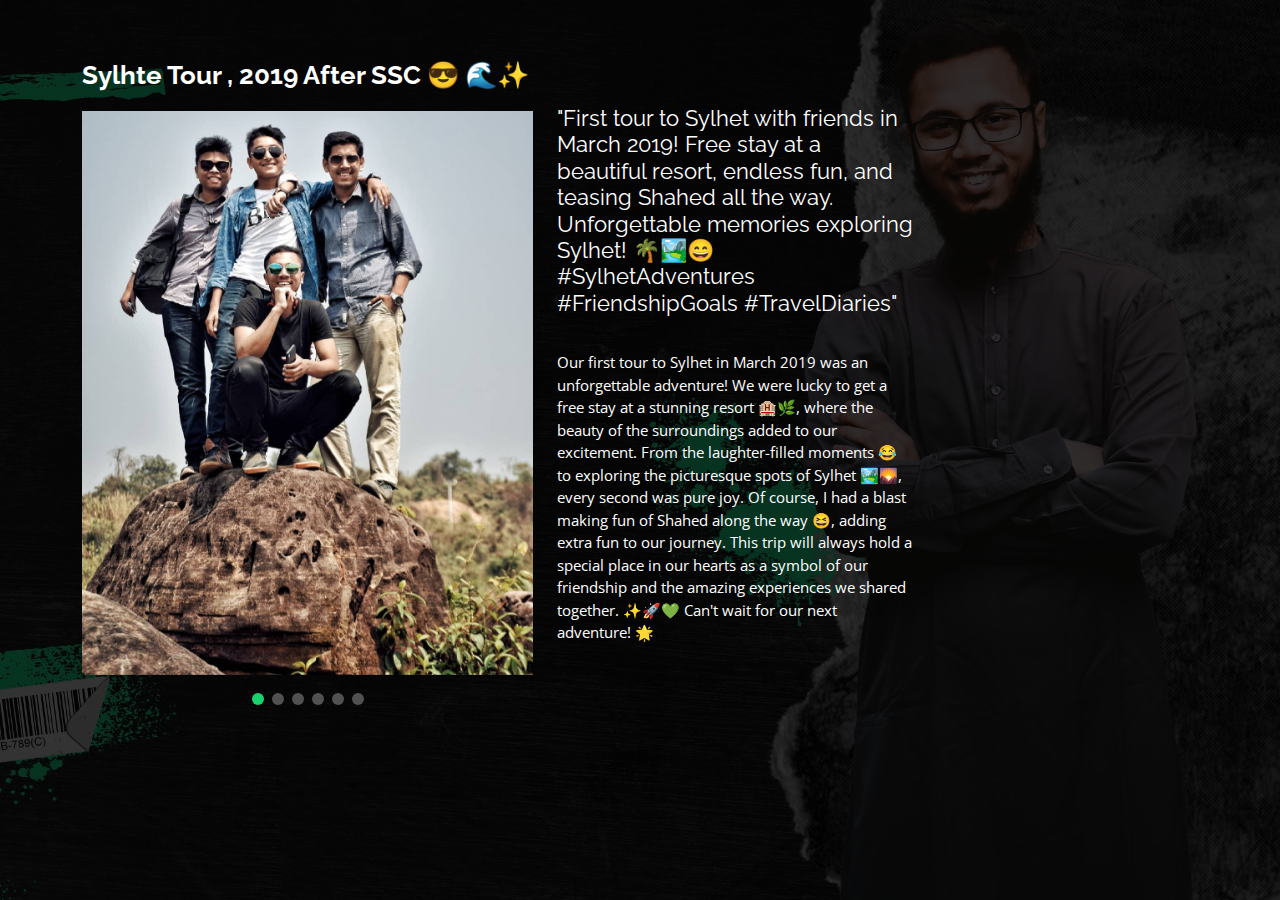
<file: blog-3.html>
<!DOCTYPE html>
<html lang="en">

<head>
  <meta charset="utf-8">
  <meta content="width=device-width, initial-scale=1.0" name="viewport">

  <title>Projects Details - Pet Adoption Platform</title>
  <meta content="" name="description">
  <meta content="" name="keywords">


  <link href="assets/img/favicon.png" rel="icon">
  <link href="assets/img/apple-touch-icon.png" rel="apple-touch-icon">


  <link href="https://fonts.googleapis.com/css?family=Open+Sans:300,300i,400,400i,600,600i,700,700i|Raleway:300,300i,400,400i,500,500i,600,600i,700,700i|Poppins:300,300i,400,400i,500,500i,600,600i,700,700i" rel="stylesheet">


  <link href="assets/vendor/bootstrap/css/bootstrap.min.css" rel="stylesheet">
  <link href="assets/vendor/bootstrap-icons/bootstrap-icons.css" rel="stylesheet">
  <link href="assets/vendor/boxicons/css/boxicons.min.css" rel="stylesheet">
  <link href="assets/vendor/glightbox/css/glightbox.min.css" rel="stylesheet">
  <link href="assets/vendor/remixicon/remixicon.css" rel="stylesheet">
  <link href="assets/vendor/swiper/swiper-bundle.min.css" rel="stylesheet">

  
  <link href="assets/css/style.css" rel="stylesheet">

 
</head>

<body>

  <main id="main">

 
    <div id="portfolio-details" class="portfolio-details">
      <div class="container">

        <div class="row">

         
          <div class="col-lg-5">
            <h1 class="portfolio-title">Sylhte Tour , 2019 After SSC 😎 🌊✨</h1>
    
            <div class="portfolio-details-slider swiper">
              <div class="swiper-wrapper align-items-center">
    
                <div class="swiper-slide">
                  <img src="assets/img/portfolio/sh2.jpg" class="img-fluid w-96 h-96" alt="">
                </div>
    
                <div class="swiper-slide">
                  <img src="assets/img/portfolio/sh3.jpg" class="img-fluid w-96 h-96" alt="">
                </div>
    
                <div class="swiper-slide">
                  <img src="assets/img/portfolio/sh4.jpg" class="img-fluid w-96 h-96" alt="">
                </div>
                <div class="swiper-slide">
                  <img src="assets/img/portfolio/sh5.jpg" class="img-fluid w-96 h-96" alt="">
                </div>
                <div class="swiper-slide">
                  <img src="assets/img/portfolio/sh6.jpg" class="img-fluid w-96 h-96" alt="">
                </div>
                <div class="swiper-slide">
                  <img src="assets/img/portfolio/sh7.jpg" class="img-fluid w-96 h-96" alt="">
                </div>
               
    
              </div>
              <div class="swiper-pagination"></div>
            </div>
    
          </div>
          

          <div class="col-lg-4 portfolio-info">
            <h3>"First tour to Sylhet with friends in March 2019! Free stay at a beautiful resort, endless fun, and teasing Shahed all the way. Unforgettable memories exploring Sylhet! 🌴🏞️😄 #SylhetAdventures #FriendshipGoals #TravelDiaries"</h3>
           <!-- <p>
            সহস্রধারার পথে যাত্রা,💛<br>
চার বন্ধু একসাথে, হাতে হাত ধরা।💫<br>
প্রকৃতির ডাকে সাড়া দিয়ে,🌊✨<br>
স্বপ্নের মতো কেটেছে সময়টা।🥽<br>

ঝরনার ধারা, প্রাণের আভা,🎇<br>
সবুজের বুকে মন হারানো কথা।<br>
২২ ঘণ্টার সেই পথচলা,<br>
বন্ধুত্বের বাঁধনে আরও জড়ানো।<br>

প্রকৃতির কোলে ফিরে যাবো,<br>
আবার একদিন এই মন বলে।<br>
স্মৃতির পাতায় লিখে রেখেছি,<br>
সহস্রধারার সেই দিনের কথা। 🌿💧<br>
           </p> -->
            <p>
                Our first tour to Sylhet in March 2019 was an unforgettable adventure! We were lucky to get a free stay at a stunning resort 🏨🌿, where the beauty of the surroundings added to our excitement. From the laughter-filled moments 😂 to exploring the picturesque spots of Sylhet 🏞️🌄, every second was pure joy. Of course, I had a blast making fun of Shahed along the way 😆, adding extra fun to our journey. This trip will always hold a special place in our hearts as a symbol of our friendship and the amazing experiences we shared together. ✨🚀💚

                Can't wait for our next adventure! 🌟

            </p>
          </div>

        </div>

      </div>
    </div>
  </main>

  <div class="credits">
  
    
  </div>

 
  <script src="assets/vendor/purecounter/purecounter_vanilla.js"></script>
  <script src="assets/vendor/bootstrap/js/bootstrap.bundle.min.js"></script>
  <script src="assets/vendor/glightbox/js/glightbox.min.js"></script>
  <script src="assets/vendor/isotope-layout/isotope.pkgd.min.js"></script>
  <script src="assets/vendor/swiper/swiper-bundle.min.js"></script>
  <script src="assets/vendor/waypoints/noframework.waypoints.js"></script>
  <script src="assets/vendor/php-email-form/validate.js"></script>

  
  <script src="assets/js/main.js"></script>

</body>

</html>
</file>
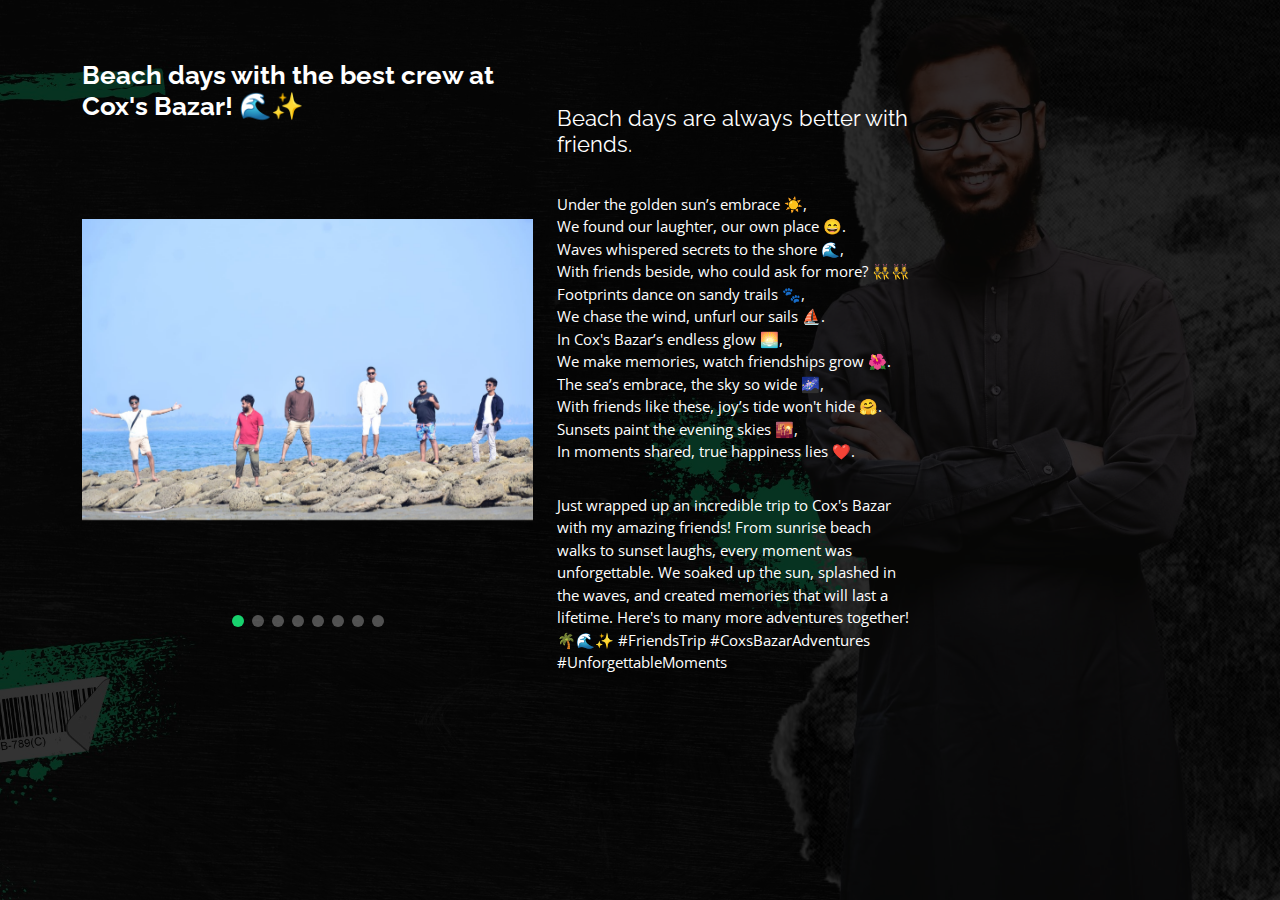
<file: blog-one.html>
<!DOCTYPE html>
<html lang="en">

<head>
  <meta charset="utf-8">
  <meta content="width=device-width, initial-scale=1.0" name="viewport">

  <title>Projects Details - Pet Adoption Platform</title>
  <meta content="" name="description">
  <meta content="" name="keywords">


  <link href="assets/img/favicon.png" rel="icon">
  <link href="assets/img/apple-touch-icon.png" rel="apple-touch-icon">


  <link href="https://fonts.googleapis.com/css?family=Open+Sans:300,300i,400,400i,600,600i,700,700i|Raleway:300,300i,400,400i,500,500i,600,600i,700,700i|Poppins:300,300i,400,400i,500,500i,600,600i,700,700i" rel="stylesheet">


  <link href="assets/vendor/bootstrap/css/bootstrap.min.css" rel="stylesheet">
  <link href="assets/vendor/bootstrap-icons/bootstrap-icons.css" rel="stylesheet">
  <link href="assets/vendor/boxicons/css/boxicons.min.css" rel="stylesheet">
  <link href="assets/vendor/glightbox/css/glightbox.min.css" rel="stylesheet">
  <link href="assets/vendor/remixicon/remixicon.css" rel="stylesheet">
  <link href="assets/vendor/swiper/swiper-bundle.min.css" rel="stylesheet">

  
  <link href="assets/css/style.css" rel="stylesheet">

 
</head>

<body>

  <main id="main">

 
    <div id="portfolio-details" class="portfolio-details">
      <div class="container">

        <div class="row">

         
          <div class="col-lg-5">
            <h1 class="portfolio-title">Beach days with the best crew at Cox's Bazar! 🌊✨</h1>
    
            <div class="portfolio-details-slider swiper">
              <div class="swiper-wrapper align-items-center">
    
                <div class="swiper-slide">
                  <img src="assets/img/portfolio/cox2.jpg" class="img-fluid w-96 h-96" alt="">
                </div>
    
                <div class="swiper-slide">
                  <img src="assets/img/portfolio/cox3.jpg" class="img-fluid w-96 h-96" alt="">
                </div>
    
                <div class="swiper-slide">
                  <img src="assets/img/portfolio/cox4.jpg" class="img-fluid w-96 h-96" alt="">
                </div>
                <div class="swiper-slide">
                  <img src="assets/img/portfolio/cox6.jpg" class="img-fluid w-96 h-96" alt="">
                </div>
                <div class="swiper-slide">
                  <img src="assets/img/portfolio/cc1.jpeg" class="img-fluid w-96 h-96" alt="">
                </div>
                <div class="swiper-slide">
                  <img src="assets/img/portfolio/cc2.jpeg" class="img-fluid w-96 h-96" alt="">
                </div>
                <div class="swiper-slide">
                  <img src="assets/img/portfolio/cc3.jpeg" class="img-fluid w-96 h-96" alt="">
                </div>
                <div class="swiper-slide">
                  <img src="assets/img/portfolio/cc4.jpeg" class="img-fluid w-96 h-96" alt="">
                </div>
                
    
              </div>
              <div class="swiper-pagination"></div>
            </div>
    
          </div>
          

          <div class="col-lg-4 portfolio-info">
            <h3>Beach days are always better with friends.</h3>
           <p>
            Under the golden sun’s embrace ☀️, <br>
            We found our laughter, our own place 😄. <br>
            Waves whispered secrets to the shore 🌊, <br>
            With friends beside, who could ask for more? 👯‍♂️👯‍♀️ <br>
            
            Footprints dance on sandy trails 🐾,<br>
            We chase the wind, unfurl our sails ⛵.<br>
            In Cox's Bazar’s endless glow 🌅,<br>
            We make memories, watch friendships grow 🌺.<br>
            
            The sea’s embrace, the sky so wide 🌌,<br>
            With friends like these, joy’s tide won't hide 🤗.<br>
            Sunsets paint the evening skies 🌇,<br>
            In moments shared, true happiness lies ❤️.<br>
           </p>
            <p>
                Just wrapped up an incredible trip to Cox's Bazar with my amazing friends! From sunrise beach walks to sunset laughs, every moment was unforgettable. We soaked up the sun, splashed in the waves, and created memories that will last a lifetime. Here's to many more adventures together! 🌴🌊✨ #FriendsTrip #CoxsBazarAdventures #UnforgettableMoments

            </p>
          </div>

        </div>

      </div>
    </div>
  </main>

  <div class="credits">
  
    
  </div>

 
  <script src="assets/vendor/purecounter/purecounter_vanilla.js"></script>
  <script src="assets/vendor/bootstrap/js/bootstrap.bundle.min.js"></script>
  <script src="assets/vendor/glightbox/js/glightbox.min.js"></script>
  <script src="assets/vendor/isotope-layout/isotope.pkgd.min.js"></script>
  <script src="assets/vendor/swiper/swiper-bundle.min.js"></script>
  <script src="assets/vendor/waypoints/noframework.waypoints.js"></script>
  <script src="assets/vendor/php-email-form/validate.js"></script>

  
  <script src="assets/js/main.js"></script>

</body>

</html>
</file>
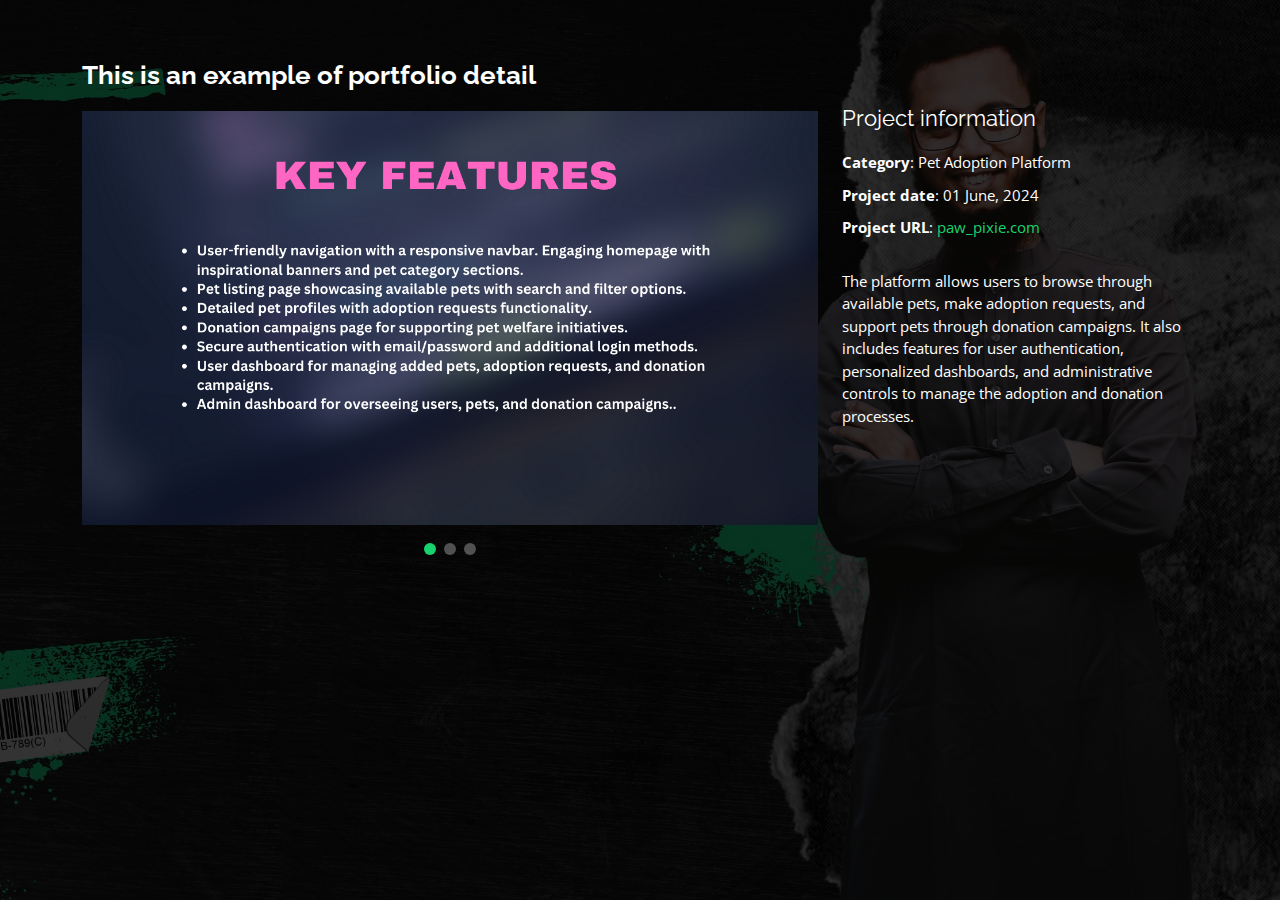
<file: portfolio-details.html>
<!DOCTYPE html>
<html lang="en">

<head>
  <meta charset="utf-8">
  <meta content="width=device-width, initial-scale=1.0" name="viewport">

  <title>Projects Details - Pet Adoption Platform</title>
  <meta content="" name="description">
  <meta content="" name="keywords">

  <!-- Favicons -->
  <link href="assets/img/favicon.png" rel="icon">
  <link href="assets/img/apple-touch-icon.png" rel="apple-touch-icon">

  <!-- Google Fonts -->
  <link href="https://fonts.googleapis.com/css?family=Open+Sans:300,300i,400,400i,600,600i,700,700i|Raleway:300,300i,400,400i,500,500i,600,600i,700,700i|Poppins:300,300i,400,400i,500,500i,600,600i,700,700i" rel="stylesheet">

  <!-- Vendor CSS Files -->
  <link href="assets/vendor/bootstrap/css/bootstrap.min.css" rel="stylesheet">
  <link href="assets/vendor/bootstrap-icons/bootstrap-icons.css" rel="stylesheet">
  <link href="assets/vendor/boxicons/css/boxicons.min.css" rel="stylesheet">
  <link href="assets/vendor/glightbox/css/glightbox.min.css" rel="stylesheet">
  <link href="assets/vendor/remixicon/remixicon.css" rel="stylesheet">
  <link href="assets/vendor/swiper/swiper-bundle.min.css" rel="stylesheet">

  <!-- Template Main CSS File -->
  <link href="assets/css/style.css" rel="stylesheet">

  <!-- =======================================================
  * Template Name: Personal
  * Template URL: https://bootstrapmade.com/personal-free-resume-bootstrap-template/
  * Updated: Mar 17 2024 with Bootstrap v5.3.3
  * Author: BootstrapMade.com
  * License: https://bootstrapmade.com/license/
  ======================================================== -->
</head>

<body>

  <main id="main">

    <!-- ======= Portfolio Details ======= -->
    <div id="portfolio-details" class="portfolio-details">
      <div class="container">

        <div class="row">

         
          <div class="col-lg-8">
            <h2 class="portfolio-title">This is an example of portfolio detail</h2>
    
            <div class="portfolio-details-slider swiper">
              <div class="swiper-wrapper align-items-center">
    
                <div class="swiper-slide">
                  <img src="assets/img/portfolio/key.png" class="img-fluid w-96" alt="">
                </div>
    
                <div class="swiper-slide">
                  <img src="assets/img/portfolio/tech.png" class="img-fluid w-96" alt="">
                </div>
    
                <div class="swiper-slide">
                  <img src="assets/img/portfolio/admin.png" class="img-fluid w-96" alt="">
                </div>
    
              </div>
              <div class="swiper-pagination"></div>
            </div>
    
          </div>
          

          <div class="col-lg-4 portfolio-info">
            <h3>Project information</h3>
            <ul>
              <li><strong>Category</strong>: Pet Adoption Platform</li>
            
              <li><strong>Project date</strong>: 01 June, 2024</li>
              <li><strong>Project URL</strong>: <a href="https://b12-assignment.web.app/" target="_blank">paw_pixie.com</a></li>
            </ul>

            <p>
              The platform allows users to browse through available pets, make adoption requests, and support
pets through donation campaigns. It also includes features for user authentication, personalized
dashboards, and administrative controls to manage the adoption and donation processes.
            </p>
          </div>

        </div>

      </div>
    </div><!-- End Portfolio Details -->

  </main><!-- End #main -->

  <div class="credits">
    <!-- All the links in the footer should remain intact. -->
    <!-- You can delete the links only if you purchased the pro version. -->
    <!-- Licensing information: https://bootstrapmade.com/license/ -->
    <!-- Purchase the pro version with working PHP/AJAX contact form: https://bootstrapmade.com/personal-free-resume-bootstrap-template/ -->
    
  </div>

  <!-- Vendor JS Files -->
  <script src="assets/vendor/purecounter/purecounter_vanilla.js"></script>
  <script src="assets/vendor/bootstrap/js/bootstrap.bundle.min.js"></script>
  <script src="assets/vendor/glightbox/js/glightbox.min.js"></script>
  <script src="assets/vendor/isotope-layout/isotope.pkgd.min.js"></script>
  <script src="assets/vendor/swiper/swiper-bundle.min.js"></script>
  <script src="assets/vendor/waypoints/noframework.waypoints.js"></script>
  <script src="assets/vendor/php-email-form/validate.js"></script>

  <!-- Template Main JS File -->
  <script src="assets/js/main.js"></script>

</body>

</html>
</file>
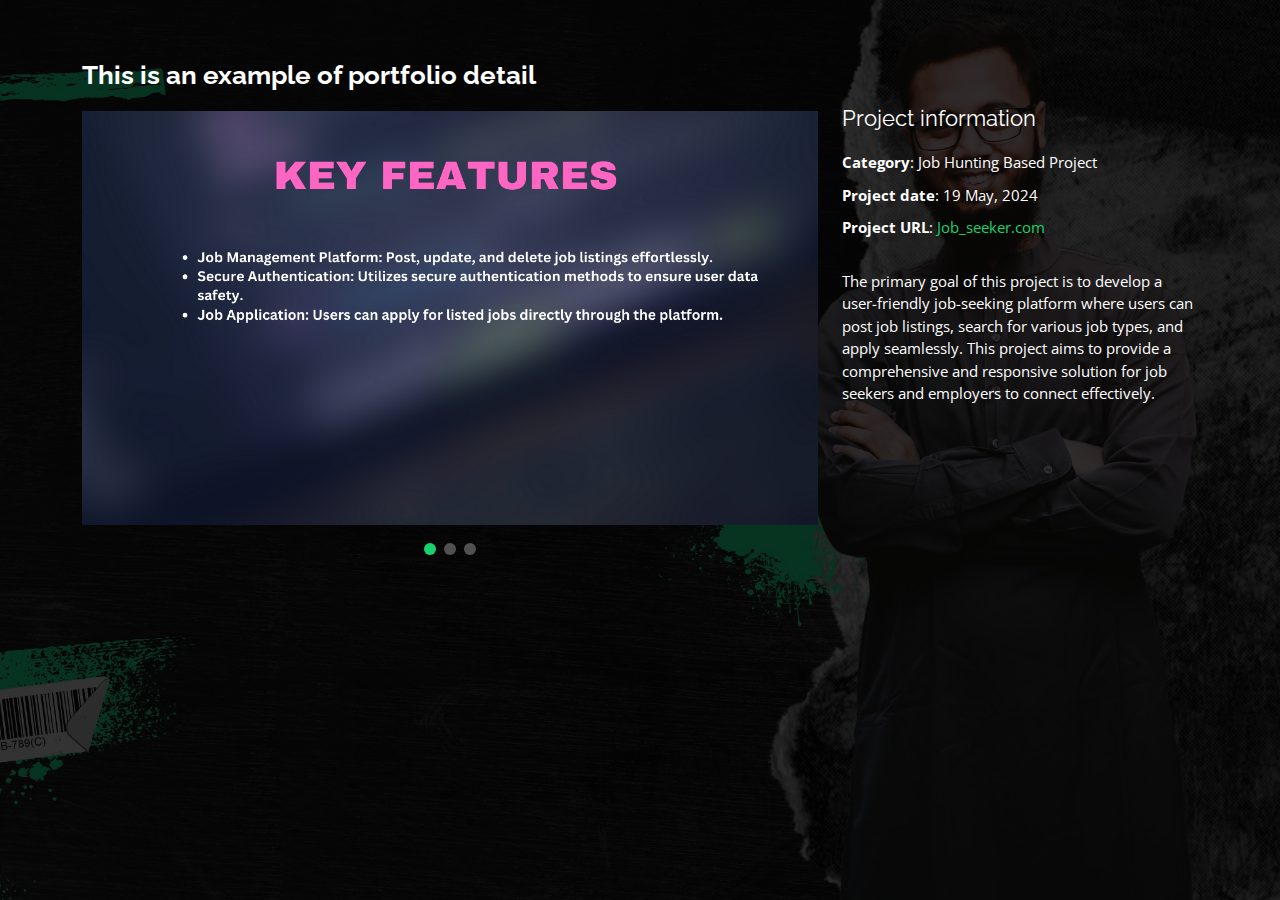
<file: portfolio-details2.html>
<!DOCTYPE html>
<html lang="en">

<head>
  <meta charset="utf-8">
  <meta content="width=device-width, initial-scale=1.0" name="viewport">

  <title>Projects Details - Pet Adoption Platform</title>
  <meta content="" name="description">
  <meta content="" name="keywords">

  <!-- Favicons -->
  <link href="assets/img/favicon.png" rel="icon">
  <link href="assets/img/apple-touch-icon.png" rel="apple-touch-icon">

  <!-- Google Fonts -->
  <link href="https://fonts.googleapis.com/css?family=Open+Sans:300,300i,400,400i,600,600i,700,700i|Raleway:300,300i,400,400i,500,500i,600,600i,700,700i|Poppins:300,300i,400,400i,500,500i,600,600i,700,700i" rel="stylesheet">

  <!-- Vendor CSS Files -->
  <link href="assets/vendor/bootstrap/css/bootstrap.min.css" rel="stylesheet">
  <link href="assets/vendor/bootstrap-icons/bootstrap-icons.css" rel="stylesheet">
  <link href="assets/vendor/boxicons/css/boxicons.min.css" rel="stylesheet">
  <link href="assets/vendor/glightbox/css/glightbox.min.css" rel="stylesheet">
  <link href="assets/vendor/remixicon/remixicon.css" rel="stylesheet">
  <link href="assets/vendor/swiper/swiper-bundle.min.css" rel="stylesheet">

  <!-- Template Main CSS File -->
  <link href="assets/css/style.css" rel="stylesheet">

  <!-- =======================================================
  * Template Name: Personal
  * Template URL: https://bootstrapmade.com/personal-free-resume-bootstrap-template/
  * Updated: Mar 17 2024 with Bootstrap v5.3.3
  * Author: BootstrapMade.com
  * License: https://bootstrapmade.com/license/
  ======================================================== -->
</head>

<body>

  <main id="main">

    <!-- ======= Portfolio Details ======= -->
    <div id="portfolio-details" class="portfolio-details">
      <div class="container">

        <div class="row">

         
          <div class="col-lg-8">
            <h2 class="portfolio-title">This is an example of portfolio detail</h2>
    
            <div class="portfolio-details-slider swiper">
              <div class="swiper-wrapper align-items-center">
    
                <div class="swiper-slide">
                  <img src="assets/img/portfolio/job1.png" class="img-fluid w-96" alt="">
                </div>
    
                <div class="swiper-slide">
                  <img src="assets/img/portfolio/job2.png" class="img-fluid w-96" alt="">
                </div>
    
                <div class="swiper-slide">
                  <img src="assets/img/portfolio/job3.png" class="img-fluid w-96" alt="">
                </div>
    
              </div>
              <div class="swiper-pagination"></div>
            </div>
    
          </div>
          

          <div class="col-lg-4 portfolio-info">
            <h3>Project information</h3>
            <ul>
              <li><strong>Category</strong>:  Job Hunting Based Project</li>
            
              <li><strong>Project date</strong>: 19 May, 2024</li>
              <li><strong>Project URL</strong>: <a href="https://b9-assignment-eleven.web.app/" target="_blank">Job_seeker.com</a></li>
            </ul>

            <p>
                The primary goal of this project is to develop a user-friendly job-seeking platform where users can
                post job listings, search for various job types, and apply seamlessly. This project aims to provide a
                comprehensive and responsive solution for job seekers and employers to connect effectively.
            </p>
          </div>

        </div>

      </div>
    </div><!-- End Portfolio Details -->

  </main><!-- End #main -->

  <div class="credits">
    <!-- All the links in the footer should remain intact. -->
    <!-- You can delete the links only if you purchased the pro version. -->
    <!-- Licensing information: https://bootstrapmade.com/license/ -->
    <!-- Purchase the pro version with working PHP/AJAX contact form: https://bootstrapmade.com/personal-free-resume-bootstrap-template/ -->
    
  </div>

  <!-- Vendor JS Files -->
  <script src="assets/vendor/purecounter/purecounter_vanilla.js"></script>
  <script src="assets/vendor/bootstrap/js/bootstrap.bundle.min.js"></script>
  <script src="assets/vendor/glightbox/js/glightbox.min.js"></script>
  <script src="assets/vendor/isotope-layout/isotope.pkgd.min.js"></script>
  <script src="assets/vendor/swiper/swiper-bundle.min.js"></script>
  <script src="assets/vendor/waypoints/noframework.waypoints.js"></script>
  <script src="assets/vendor/php-email-form/validate.js"></script>

  <!-- Template Main JS File -->
  <script src="assets/js/main.js"></script>

</body>

</html>
</file>
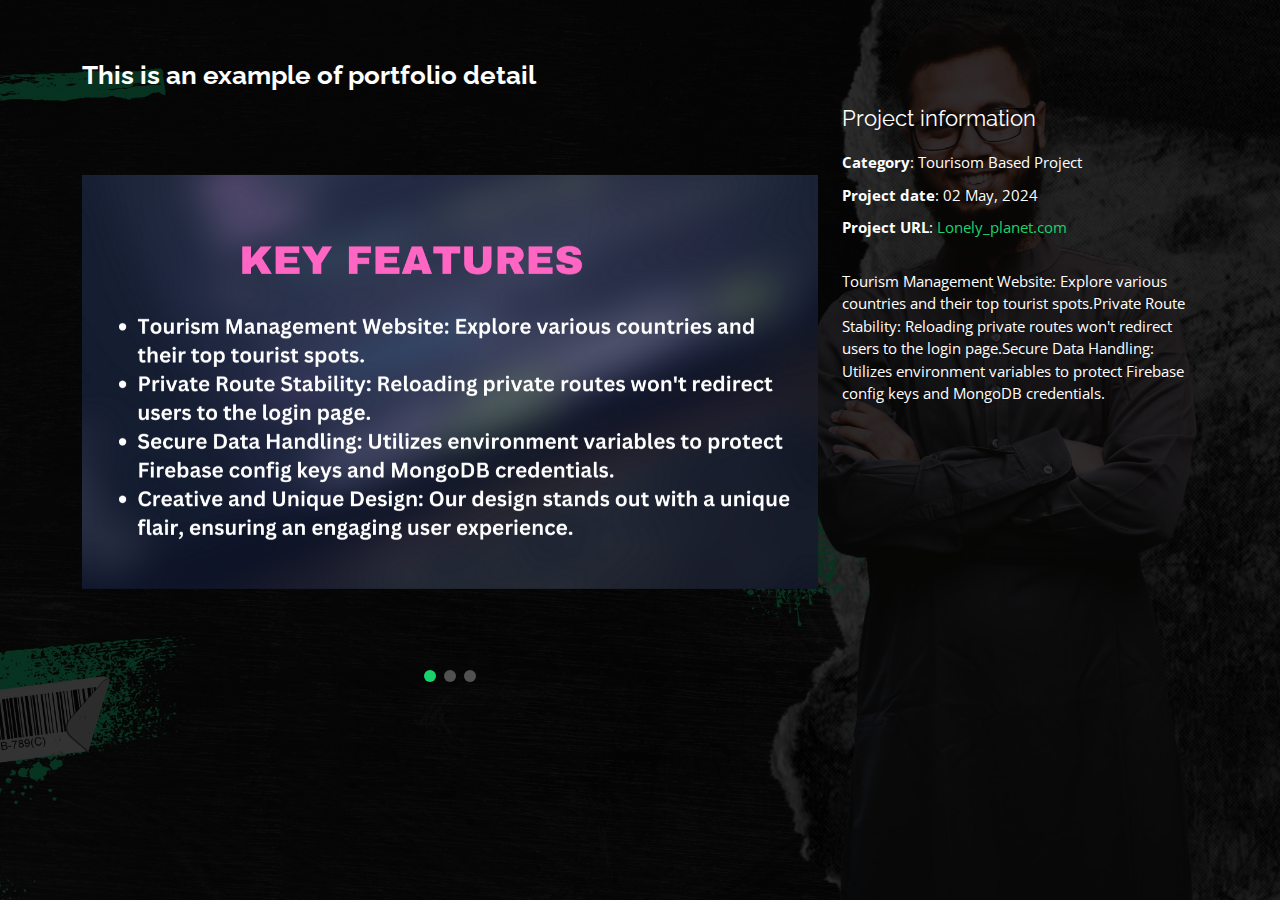
<file: portfolio-details3.html>
<!DOCTYPE html>
<html lang="en">

<head>
  <meta charset="utf-8">
  <meta content="width=device-width, initial-scale=1.0" name="viewport">

  <title>Projects Details - Pet Adoption Platform</title>
  <meta content="" name="description">
  <meta content="" name="keywords">

  <!-- Favicons -->
  <link href="assets/img/favicon.png" rel="icon">
  <link href="assets/img/apple-touch-icon.png" rel="apple-touch-icon">

  <!-- Google Fonts -->
  <link href="https://fonts.googleapis.com/css?family=Open+Sans:300,300i,400,400i,600,600i,700,700i|Raleway:300,300i,400,400i,500,500i,600,600i,700,700i|Poppins:300,300i,400,400i,500,500i,600,600i,700,700i" rel="stylesheet">

  <!-- Vendor CSS Files -->
  <link href="assets/vendor/bootstrap/css/bootstrap.min.css" rel="stylesheet">
  <link href="assets/vendor/bootstrap-icons/bootstrap-icons.css" rel="stylesheet">
  <link href="assets/vendor/boxicons/css/boxicons.min.css" rel="stylesheet">
  <link href="assets/vendor/glightbox/css/glightbox.min.css" rel="stylesheet">
  <link href="assets/vendor/remixicon/remixicon.css" rel="stylesheet">
  <link href="assets/vendor/swiper/swiper-bundle.min.css" rel="stylesheet">

  <!-- Template Main CSS File -->
  <link href="assets/css/style.css" rel="stylesheet">

  <!-- =======================================================
  * Template Name: Personal
  * Template URL: https://bootstrapmade.com/personal-free-resume-bootstrap-template/
  * Updated: Mar 17 2024 with Bootstrap v5.3.3
  * Author: BootstrapMade.com
  * License: https://bootstrapmade.com/license/
  ======================================================== -->
</head>

<body>

  <main id="main">

    <!-- ======= Portfolio Details ======= -->
    <div id="portfolio-details" class="portfolio-details">
      <div class="container">

        <div class="row">

         
          <div class="col-lg-8">
            <h2 class="portfolio-title">This is an example of portfolio detail</h2>
    
            <div class="portfolio-details-slider swiper">
              <div class="swiper-wrapper align-items-center">
    
                <div class="swiper-slide">
                  <img src="assets/img/portfolio/lon1.png" class="img-fluid w-96" alt="">
                </div>
    
                <div class="swiper-slide">
                  <img src="assets/img/portfolio/lon2.png" class="img-fluid w-96" alt="">
                </div>
    
                <div class="swiper-slide">
                  <img src="assets/img/portfolio/lon3.png" class="img-fluid w-96" alt="">
                </div>
    
              </div>
              <div class="swiper-pagination"></div>
            </div>
    
          </div>
          

          <div class="col-lg-4 portfolio-info">
            <h3>Project information</h3>
            <ul>
              <li><strong>Category</strong>:  Tourisom Based Project</li>
            
              <li><strong>Project date</strong>: 02 May, 2024</li>
              <li><strong>Project URL</strong>: <a href="https://bten-assignment.web.app/" target="_blank">Lonely_planet.com</a></li>
            </ul>

            <p>
                Tourism Management Website: Explore various countries and their top tourist spots.Private Route Stability: Reloading private routes won't redirect users to the login page.Secure Data Handling: Utilizes environment variables to protect Firebase config keys and
                MongoDB credentials.

            </p>
          </div>

        </div>

      </div>
    </div><!-- End Portfolio Details -->

  </main><!-- End #main -->

  <div class="credits">
    <!-- All the links in the footer should remain intact. -->
    <!-- You can delete the links only if you purchased the pro version. -->
    <!-- Licensing information: https://bootstrapmade.com/license/ -->
    <!-- Purchase the pro version with working PHP/AJAX contact form: https://bootstrapmade.com/personal-free-resume-bootstrap-template/ -->
    
  </div>

  <!-- Vendor JS Files -->
  <script src="assets/vendor/purecounter/purecounter_vanilla.js"></script>
  <script src="assets/vendor/bootstrap/js/bootstrap.bundle.min.js"></script>
  <script src="assets/vendor/glightbox/js/glightbox.min.js"></script>
  <script src="assets/vendor/isotope-layout/isotope.pkgd.min.js"></script>
  <script src="assets/vendor/swiper/swiper-bundle.min.js"></script>
  <script src="assets/vendor/waypoints/noframework.waypoints.js"></script>
  <script src="assets/vendor/php-email-form/validate.js"></script>

  <!-- Template Main JS File -->
  <script src="assets/js/main.js"></script>

</body>

</html>
</file>
<file: assets/css/style.css>
/**
* Template Name: Personal
* Template URL: https://bootstrapmade.com/personal-free-resume-bootstrap-template/
* Updated: Mar 17 2024 with Bootstrap v5.3.3
* Author: BootstrapMade.com
* License: https://bootstrapmade.com/license/
*/

/*--------------------------------------------------------------
# General
--------------------------------------------------------------*/
body {
  font-family: "Open Sans", sans-serif;
  background-color: #040404;
  color: #fff;
  position: relative;
  background: transparent;
}
/* ============================== */





/* ------------------------------------------- */
body::before {
  content: "";
  position: fixed;
  background: #040404 url("../img/banner.jpg") top right no-repeat;
  /* background: #040404 url("../img/coveri.png") top right no-repeat; */
  /* background: #040404 url("../img/cdc.png") top right no-repeat; */
  background-size: cover;
  left: 0;
  right: 0;
  top: 0;
  height: 100vh;
  z-index: -1;
}
/* ------------------------------------------ */

@media (min-width: 1024px) {
  body::before {
    background-attachment: fixed;
  }
}

a {
  color: #18d26e;
  text-decoration: none;
}

a:hover {
  color: #35e888;
  text-decoration: none;
}

h1,
h2,
h3,
h4,
h5,
h6 {
  font-family: "Raleway", sans-serif;
}

/*--------------------------------------------------------------
# Header
--------------------------------------------------------------*/
#header {
  transition: ease-in-out 0.3s;
  position: relative;
  height: 100vh;
  display: flex;
  align-items: center;
  z-index: 997;
  overflow-y: auto;
}

#header * {
  transition: ease-in-out 0.3s;
}

#header h1 {
  font-size: 48px;
  margin: 0;
  padding: 0;
  line-height: 1;
  font-weight: 700;
  font-family: "Poppins", sans-serif;
}

#header h1 a,
#header h1 a:hover {
  color: #fff;
  line-height: 1;
  display: inline-block;
}

#header h2 {
  font-size: 24px;
  margin-top: 20px;
  color: rgba(255, 255, 255, 0.8);
}

#header h2 span {
  color: #fff;
  border-bottom: 2px solid #18d26e;
  padding-bottom: 6px;
}

#header img {
  padding: 0;
  margin: 0;
}

#header .social-links {
  margin-top: 40px;
  display: flex;
}

#header .social-links a {
  font-size: 16px;
  display: flex;
  justify-content: center;
  align-items: center;
  background: rgba(255, 255, 255, 0.1);
  color: #fff;
  line-height: 1;
  margin-right: 8px;
  border-radius: 50%;
  width: 40px;
  height: 40px;
}

#header .social-links a:hover {
  background: #18d26e;
}

@media (max-width: 992px) {
  #header h1 {
    font-size: 36px;
  }

  #header h2 {
    font-size: 20px;
    line-height: 30px;
  }

  #header .social-links {
    margin-top: 15px;
  }

  #header .container {
    display: flex;
    flex-direction: column;
    align-items: center;
  }
}

/* Header Top */
#header.header-top {
  height: 80px;
  position: fixed;
  left: 0;
  top: 0;
  right: 0;
  background: rgba(0, 0, 0, 0.9);
}

#header.header-top .social-links,
#header.header-top h2 {
  display: none;
}

#header.header-top h1 {
  margin-right: auto;
  font-size: 36px;
}

#header.header-top img {
  max-height: 60px;
  margin-right: 20px !important;
}

#header.header-top .container {
  display: flex;
  align-items: center;
}

#header.header-top .navbar {
  margin: 0;
}

@media (max-width: 768px) {
  #header.header-top {
    height: 60px;
  }

  #header.header-top h1 {
    font-size: 26px;
  }
}

/*--------------------------------------------------------------
# Navigation Menu
--------------------------------------------------------------*/
/**
* Desktop Navigation 
*/
.navbar {
  padding: 0;
  margin-top: 35px;
}

.navbar ul {
  margin: 0;
  padding: 0;
  display: flex;
  list-style: none;
  align-items: center;
}

.navbar li {
  position: relative;
}

.navbar li+li {
  margin-left: 30px;
}

.navbar a,
.navbar a:focus {
  display: flex;
  align-items: center;
  justify-content: space-between;
  padding: 0;
  font-family: "Poppins", sans-serif;
  font-size: 16px;
  font-weight: 400;
  color: rgba(255, 255, 255, 0.7);
  white-space: nowrap;
  transition: 0.3s;
}

.navbar a i,
.navbar a:focus i {
  font-size: 12px;
  line-height: 0;
  margin-left: 5px;
}

.navbar a:before {
  content: "";
  position: absolute;
  width: 0;
  height: 2px;
  bottom: -4px;
  left: 0;
  background-color: #18d26e;
  visibility: hidden;
  width: 0px;
  transition: all 0.3s ease-in-out 0s;
}

.navbar a:hover:before,
.navbar li:hover>a:before,
.navbar .active:before {
  visibility: visible;
  width: 25px;
}

.navbar a:hover,
.navbar .active,
.navbar .active:focus,
.navbar li:hover>a {
  color: #fff;
}

/**
* Mobile Navigation 
*/
.mobile-nav-toggle {
  color: #fff;
  font-size: 28px;
  cursor: pointer;
  display: none;
  line-height: 0;
  transition: 0.5s;
  position: fixed;
  right: 15px;
  top: 15px;
}

@media (max-width: 991px) {
  .mobile-nav-toggle {
    display: block;
  }

  .navbar ul {
    display: none;
  }
}

.navbar-mobile {
  position: fixed;
  overflow: hidden;
  top: 0;
  right: 0;
  left: 0;
  bottom: 0;
  background: rgba(0, 0, 0, 0.9);
  transition: 0.3s;
  z-index: 999;
  margin-top: 0;
}

.navbar-mobile .mobile-nav-toggle {
  position: absolute;
  top: 15px;
  right: 15px;
}

.navbar-mobile ul {
  display: block;
  position: absolute;
  top: 55px;
  right: 15px;
  bottom: 45px;
  left: 15px;
  padding: 10px 0;
  overflow-y: auto;
  transition: 0.3s;
  border: 2px solid rgba(255, 255, 255, 0.2);
}

.navbar-mobile li {
  padding: 12px 20px;
}

.navbar-mobile li+li {
  margin: 0;
}

.navbar-mobile a,
.navbar-mobile a:focus {
  font-size: 16px;
  position: relative;
}

/*--------------------------------------------------------------
# Sections General
--------------------------------------------------------------*/
section {
  overflow: hidden;
  position: absolute;
  width: 100%;
  top: 140px;
  bottom: 100%;
  opacity: 0;
  transition: ease-in-out 0.4s;
  z-index: 2;
}

section.section-show {
  top: 100px;
  bottom: auto;
  opacity: 1;
  padding-bottom: 45px;
}

section .container {
  background: rgba(0, 0, 0, 0.9);
  padding: 30px;
}

@media (max-width: 768px) {
  section {
    top: 120px;
  }

  section.section-show {
    top: 80px;
  }
}

.section-title h2 {
  font-size: 14px;
  font-weight: 500;
  padding: 0;
  line-height: 1px;
  margin: 0 0 20px 0;
  letter-spacing: 2px;
  text-transform: uppercase;
  color: #aaaaaa;
  font-family: "Poppins", sans-serif;
}

.section-title h2::after {
  content: "";
  width: 120px;
  height: 1px;
  display: inline-block;
  background: #4ceb95;
  margin: 4px 10px;
}

.section-title p {
  margin: 0;
  margin: -15px 0 15px 0;
  font-size: 36px;
  font-weight: 700;
  text-transform: uppercase;
  font-family: "Poppins", sans-serif;
  color: #fff;
}

/*--------------------------------------------------------------
# About
--------------------------------------------------------------*/
.about-me .content h3 {
  font-weight: 700;
  font-size: 26px;
  color: #18d26e;
}

.about-me .content ul {
  list-style: none;
  padding: 0;
}

.about-me .content ul li {
  margin-bottom: 20px;
  display: flex;
  align-items: center;
}

.about-me .content ul strong {
  margin-right: 10px;
}

.about-me .content ul i {
  font-size: 16px;
  margin-right: 5px;
  color: #18d26e;
  line-height: 0;
}

.about-me .content p:last-child {
  margin-bottom: 0;
}

/*--------------------------------------------------------------
# Counts
--------------------------------------------------------------*/
.counts {
  padding: 70px 0 60px;
}

.counts .count-box {
  padding: 30px 30px 25px 30px;
  width: 100%;
  position: relative;
  text-align: center;
  background: rgba(255, 255, 255, 0.08);
}

.counts .count-box i {
  position: absolute;
  top: -25px;
  left: 50%;
  transform: translateX(-50%);
  font-size: 24px;
  background: rgba(255, 255, 255, 0.1);
  padding: 12px;
  color: #18d26e;
  border-radius: 50px;
  line-height: 0;
}

.counts .count-box span {
  font-size: 36px;
  display: block;
  font-weight: 600;
  color: #fff;
}

.counts .count-box p {
  padding: 0;
  margin: 0;
  font-family: "Raleway", sans-serif;
  font-size: 14px;
}

/*--------------------------------------------------------------
# Skills
--------------------------------------------------------------*/
.skills .progress {
  height: 60px;
  display: block;
  background: none;
  border-radius: 0;
}

.skills .progress .skill {
  padding: 10px 0;
  margin: 0;
  text-transform: uppercase;
  display: block;
  font-weight: 600;
  font-family: "Poppins", sans-serif;
  color: #fff;
}

.skills .progress .skill .val {
  float: right;
  font-style: normal;
}

.skills .progress-bar-wrap {
  background: rgba(255, 255, 255, 0.2);
}

.skills .progress-bar {
  width: 1px;
  height: 10px;
  transition: 0.9s;
  background-color: #18d26e;
}

/*--------------------------------------------------------------
# Interests
--------------------------------------------------------------*/
.interests .icon-box {
  display: flex;
  align-items: center;
  padding: 20px;
  background: rgba(255, 255, 255, 0.08);
  transition: ease-in-out 0.3s;
}

.interests .icon-box i {
  font-size: 32px;
  padding-right: 10px;
  line-height: 1;
}

.interests .icon-box h3 {
  font-weight: 700;
  margin: 0;
  padding: 0;
  line-height: 1;
  font-size: 16px;
  color: #fff;
}

.interests .icon-box:hover {
  background: rgba(255, 255, 255, 0.12);
}

/*--------------------------------------------------------------
# Testimonials
--------------------------------------------------------------*/
.testimonials .testimonials-carousel,
.testimonials .testimonials-slider {
  overflow: hidden;
}

.testimonials .testimonial-item {
  box-sizing: content-box;
  min-height: 320px;
}

.testimonials .testimonial-item .testimonial-img {
  width: 90px;
  border-radius: 50%;
  margin: -40px 0 0 40px;
  position: relative;
  z-index: 2;
  border: 6px solid rgba(255, 255, 255, 0.12);
}

.testimonials .testimonial-item h3 {
  font-size: 18px;
  font-weight: bold;
  margin: 10px 0 5px 45px;
  color: #fff;
}

.testimonials .testimonial-item h4 {
  font-size: 14px;
  color: #999;
  margin: 0 0 0 45px;
}

.testimonials .testimonial-item .quote-icon-left,
.testimonials .testimonial-item .quote-icon-right {
  color: rgba(255, 255, 255, 0.25);
  font-size: 26px;
}

.testimonials .testimonial-item .quote-icon-left {
  display: inline-block;
  left: -5px;
  position: relative;
}

.testimonials .testimonial-item .quote-icon-right {
  display: inline-block;
  right: -5px;
  position: relative;
  top: 10px;
}

.testimonials .testimonial-item p {
  font-style: italic;
  margin: 0 15px 0 15px;
  padding: 20px 20px 60px 20px;
  background: rgba(255, 255, 255, 0.1);
  position: relative;
  border-radius: 6px;
  position: relative;
  z-index: 1;
}

.testimonials .swiper-pagination {
  margin-top: 20px;
  position: relative;
}

.testimonials .swiper-pagination .swiper-pagination-bullet {
  width: 12px;
  height: 12px;
  opacity: 1;
  background-color: rgba(255, 255, 255, 0.3);
}

.testimonials .swiper-pagination .swiper-pagination-bullet-active {
  background-color: #18d26e;
}

/*--------------------------------------------------------------
# Resume
--------------------------------------------------------------*/
.resume .resume-title {
  font-size: 26px;
  font-weight: 700;
  margin-top: 20px;
  margin-bottom: 20px;
  color: #fff;
}

.resume .resume-item {
  padding: 0 0 20px 20px;
  margin-top: -2px;
  border-left: 2px solid rgba(255, 255, 255, 0.2);
  position: relative;
}

.resume .resume-item h4 {
  line-height: 18px;
  font-size: 18px;
  font-weight: 600;
  text-transform: uppercase;
  font-family: "Poppins", sans-serif;
  color: #18d26e;
  margin-bottom: 10px;
}

.resume .resume-item h5 {
  font-size: 16px;
  background: rgba(255, 255, 255, 0.15);
  padding: 5px 15px;
  display: inline-block;
  font-weight: 600;
  margin-bottom: 10px;
}

.resume .resume-item ul {
  padding-left: 20px;
}

.resume .resume-item ul li {
  padding-bottom: 10px;
}

.resume .resume-item:last-child {
  padding-bottom: 0;
}

.resume .resume-item::before {
  content: "";
  position: absolute;
  width: 16px;
  height: 16px;
  border-radius: 50px;
  left: -9px;
  top: 0;
  background: #18d26e;
  border: 2px solid #18d26e;
}

/*--------------------------------------------------------------
# Services
--------------------------------------------------------------*/
.services .icon-box {
  text-align: center;
  background: rgba(204, 204, 204, 0.1);
  padding: 80px 20px;
  transition: all ease-in-out 0.3s;
}

.services .icon-box .icon {
  margin: 0 auto;
  width: 64px;
  height: 64px;
  background: #18d26e;
  border-radius: 5px;
  transition: all 0.3s ease-out 0s;
  display: flex;
  align-items: center;
  justify-content: center;
  margin-bottom: 20px;
  transform-style: preserve-3d;
}

.services .icon-box .icon i {
  color: #fff;
  font-size: 28px;
}

.services .icon-box .icon::before {
  position: absolute;
  content: "";
  left: -8px;
  top: -8px;
  height: 100%;
  width: 100%;
  background: rgba(255, 255, 255, 0.15);
  border-radius: 5px;
  transition: all 0.3s ease-out 0s;
  transform: translateZ(-1px);
}

.services .icon-box h4 {
  font-weight: 700;
  margin-bottom: 15px;
  font-size: 24px;
}

.services .icon-box h4 a {
  color: #fff;
}

.services .icon-box p {
  line-height: 24px;
  font-size: 14px;
  margin-bottom: 0;
}

.services .icon-box:hover {
  background: #18d26e;
  border-color: #18d26e;
}

.services .icon-box:hover .icon {
  background: #fff;
}

.services .icon-box:hover .icon i {
  color: #18d26e;
}

.services .icon-box:hover .icon::before {
  background: #35e888;
}

.services .icon-box:hover h4 a,
.services .icon-box:hover p {
  color: #fff;
}

/*--------------------------------------------------------------
# Portfolio
--------------------------------------------------------------*/
.portfolio .portfolio-item {
  margin-bottom: 30px;
}

.portfolio #portfolio-flters {
  padding: 0;
  margin: 0 auto 15px auto;
  list-style: none;
  text-align: center;
  border-radius: 50px;
  padding: 2px 15px;
}

.portfolio #portfolio-flters li {
  cursor: pointer;
  display: inline-block;
  padding: 8px 16px 10px 16px;
  font-size: 14px;
  font-weight: 600;
  line-height: 1;
  text-transform: uppercase;
  color: #fff;
  background: rgba(255, 255, 255, 0.1);
  margin: 0 3px 10px 3px;
  transition: all 0.3s ease-in-out;
  border-radius: 4px;
}

.portfolio #portfolio-flters li:hover,
.portfolio #portfolio-flters li.filter-active {
  background: #18d26e;
}

.portfolio #portfolio-flters li:last-child {
  margin-right: 0;
}

.portfolio .portfolio-wrap {
  transition: 0.3s;
  position: relative;
  overflow: hidden;
  z-index: 1;
  background: rgba(0, 0, 0, 0.6);
}

.portfolio .portfolio-wrap::before {
  content: "";
  background: rgba(0, 0, 0, 0.6);
  position: absolute;
  left: 30px;
  right: 30px;
  top: 30px;
  bottom: 30px;
  transition: all ease-in-out 0.3s;
  z-index: 2;
  opacity: 0;
}

.portfolio .portfolio-wrap .portfolio-info {
  opacity: 0;
  position: absolute;
  top: 0;
  left: 0;
  right: 0;
  bottom: 0;
  text-align: center;
  z-index: 3;
  transition: all ease-in-out 0.3s;
  display: flex;
  flex-direction: column;
  justify-content: center;
  align-items: center;
}

.portfolio .portfolio-wrap .portfolio-info::before {
  display: block;
  content: "";
  width: 48px;
  height: 48px;
  position: absolute;
  top: 35px;
  left: 35px;
  border-top: 3px solid #fff;
  border-left: 3px solid #fff;
  transition: all 0.5s ease 0s;
  z-index: 9994;
}

.portfolio .portfolio-wrap .portfolio-info::after {
  display: block;
  content: "";
  width: 48px;
  height: 48px;
  position: absolute;
  bottom: 35px;
  right: 35px;
  border-bottom: 3px solid #fff;
  border-right: 3px solid #fff;
  transition: all 0.5s ease 0s;
  z-index: 9994;
}

.portfolio .portfolio-wrap .portfolio-info h4 {
  font-size: 20px;
  color: #fff;
  font-weight: 600;
}

.portfolio .portfolio-wrap .portfolio-info p {
  color: #ffffff;
  font-size: 14px;
  text-transform: uppercase;
  padding: 0;
  margin: 0;
}

.portfolio .portfolio-wrap .portfolio-links {
  text-align: center;
  z-index: 4;
}

.portfolio .portfolio-wrap .portfolio-links a {
  color: #fff;
  margin: 0 2px;
  font-size: 28px;
  display: inline-block;
  transition: 0.3s;
}

.portfolio .portfolio-wrap .portfolio-links a:hover {
  color: #63eda3;
}

.portfolio .portfolio-wrap:hover::before {
  top: 0;
  left: 0;
  right: 0;
  bottom: 0;
  opacity: 1;
}

.portfolio .portfolio-wrap:hover .portfolio-info {
  opacity: 1;
}

.portfolio .portfolio-wrap:hover .portfolio-info::before {
  top: 15px;
  left: 15px;
}

.portfolio .portfolio-wrap:hover .portfolio-info::after {
  bottom: 15px;
  right: 15px;
}

/*--------------------------------------------------------------
# Portfolio Details
--------------------------------------------------------------*/
.portfolio-details {
  padding-top: 40px;
  background: rgba(0, 0, 0, 0.8);
  position: fixed;
  left: 0;
  right: 0;
  top: 0;
  bottom: 0;
  overflow-y: auto;
}

.portfolio-details .container {
  padding-top: 20px;
  padding-bottom: 40px;
}

.portfolio-details .portfolio-title {
  font-size: 26px;
  font-weight: 700;
  margin-bottom: 20px;
}

.portfolio-details .portfolio-info {
  padding-top: 45px;
}

.portfolio-details .portfolio-info h3 {
  font-size: 22px;
  font-weight: 400;
  margin-bottom: 20px;
}

.portfolio-details .portfolio-info ul {
  list-style: none;
  padding: 0;
  font-size: 15px;
}

.portfolio-details .portfolio-info ul li+li {
  margin-top: 10px;
}

.portfolio-details .portfolio-info p {
  font-size: 15px;
  padding: 15px 0 0 0;
}

@media (max-width: 992px) {
  .portfolio-details .portfolio-info {
    padding-top: 20px;
  }
}

.portfolio-details .swiper-pagination {
  margin-top: 20px;
  position: relative;
}

.portfolio-details .swiper-pagination .swiper-pagination-bullet {
  width: 12px;
  height: 12px;
  opacity: 1;
  background-color: rgba(255, 255, 255, 0.3);
}

.portfolio-details .swiper-pagination .swiper-pagination-bullet-active {
  background-color: #18d26e;
}

/*--------------------------------------------------------------
# Contact
--------------------------------------------------------------*/
.contact .info-box {
  color: #444444;
  padding: 20px;
  width: 100%;
  background: rgba(255, 255, 255, 0.08);
}

.contact .info-box i.bx {
  font-size: 24px;
  color: #18d26e;
  border-radius: 50%;
  padding: 14px;
  float: left;
  background: rgba(255, 255, 255, 0.1);
}

.contact .info-box h3 {
  font-size: 20px;
  color: rgba(255, 255, 255, 0.5);
  font-weight: 700;
  margin: 10px 0 8px 68px;
}

.contact .info-box p {
  padding: 0;
  color: #fff;
  line-height: 24px;
  font-size: 14px;
  margin: 0 0 0 68px;
}

.contact .info-box .social-links {
  margin: 5px 0 0 68px;
  display: flex;
}

.contact .info-box .social-links a {
  font-size: 18px;
  display: inline-block;
  color: #fff;
  line-height: 1;
  margin-right: 12px;
  transition: 0.3s;
}

.contact .info-box .social-links a:hover {
  color: #18d26e;
}

.contact .php-email-form {
  padding: 30px;
  background: rgba(255, 255, 255, 0.08);
}

.contact .php-email-form .error-message {
  display: none;
  background: rgba(255, 255, 255, 0.08);
  background: #ed3c0d;
  text-align: left;
  padding: 15px;
  font-weight: 600;
}

.contact .php-email-form .error-message br+br {
  margin-top: 25px;
}

.contact .php-email-form .sent-message {
  display: none;
  background: rgba(255, 255, 255, 0.08);
  background: #18d26e;
  text-align: center;
  padding: 15px;
  font-weight: 600;
}

.contact .php-email-form .loading {
  display: none;
  background: rgba(255, 255, 255, 0.08);
  text-align: center;
  padding: 15px;
}

.contact .php-email-form .loading:before {
  content: "";
  display: inline-block;
  border-radius: 50%;
  width: 24px;
  height: 24px;
  margin: 0 10px -6px 0;
  border: 3px solid #18d26e;
  border-top-color: #eee;
  animation: animate-loading 1s linear infinite;
}

.contact .php-email-form input,
.contact .php-email-form textarea {
  border-radius: 0;
  box-shadow: none;
  font-size: 14px;
  background: rgba(255, 255, 255, 0.08);
  border: 0;
  transition: 0.3s;
  color: #fff;
}

.contact .php-email-form input:focus,
.contact .php-email-form textarea:focus {
  background-color: rgba(255, 255, 255, 0.11);
}

.contact .php-email-form input::-moz-placeholder,
.contact .php-email-form textarea::-moz-placeholder {
  color: rgba(255, 255, 255, 0.3);
  opacity: 1;
}

.contact .php-email-form input::placeholder,
.contact .php-email-form textarea::placeholder {
  color: rgba(255, 255, 255, 0.3);
  opacity: 1;
}

.contact .php-email-form input {
  padding: 10px 15px;
}

.contact .php-email-form textarea {
  padding: 12px 15px;
}

.contact .php-email-form button[type=submit] {
  background: #18d26e;
  border: 0;
  padding: 10px 30px;
  color: #fff;
  transition: 0.4s;
  border-radius: 4px;
}

.contact .php-email-form button[type=submit]:hover {
  background: #15bb62;
}

@keyframes animate-loading {
  0% {
    transform: rotate(0deg);
  }

  100% {
    transform: rotate(360deg);
  }
}

/*--------------------------------------------------------------
# Credits
--------------------------------------------------------------*/
.credits {
  position: fixed;
  right: 0;
  left: 0;
  bottom: 0;
  padding: 15px;
  text-align: right;
  font-size: 13px;
  color: #fff;
  z-index: 999999;
}

@media (max-width: 992px) {
  .credits {
    text-align: center;
    padding: 10px;
    background: rgba(0, 0, 0, 0.8);
  }
}

.credits a {
  color: #18d26e;
  transition: 0.3s;
}

.credits a:hover {
  color: #fff;
}

/* ----------- */
.gallery-item {
  position: relative;
  overflow: hidden;
}
.gallery-item img {
  width: 100%;
  transition: 0.3s;
}
.gallery-item:hover img {
  transform: scale(1.1);
}
.gallery-caption {
  position: absolute;
  bottom: 10px;
  left: 10px;
  color: white;
  background: rgba(0, 0, 0, 0.5);
  padding: 5px;
  border-radius: 3px;
}
/* Modal styles */
.modal {
  display: none;
  position: fixed;
  z-index: 1000;
  padding-top: 60px;
  left: 0;
  top: 0;
  width: 100%;
  height: 100%;
  overflow: auto;
  background-color: rgb(0,0,0);
  background-color: rgba(0,0,0,0.9);
}
.modal-content {
  margin: auto;
  display: block;
  width: 80%;
  max-width: 700px;
}
.modal-content, #caption {
  animation-name: zoom;
  animation-duration: 0.6s;
}
@keyframes zoom {
  from { transform: scale(0) }
  to { transform: scale(1) }
}
.close {
  position: absolute;
  top: 15px;
  right: 35px;
  color: #f1f1f1;
  font-size: 40px;
  font-weight: bold;
  transition: 0.3s;
  cursor: pointer;
}
.close:hover,
.close:focus {
  color: #bbb;
  text-decoration: none;
  cursor: pointer;
}
</file>
